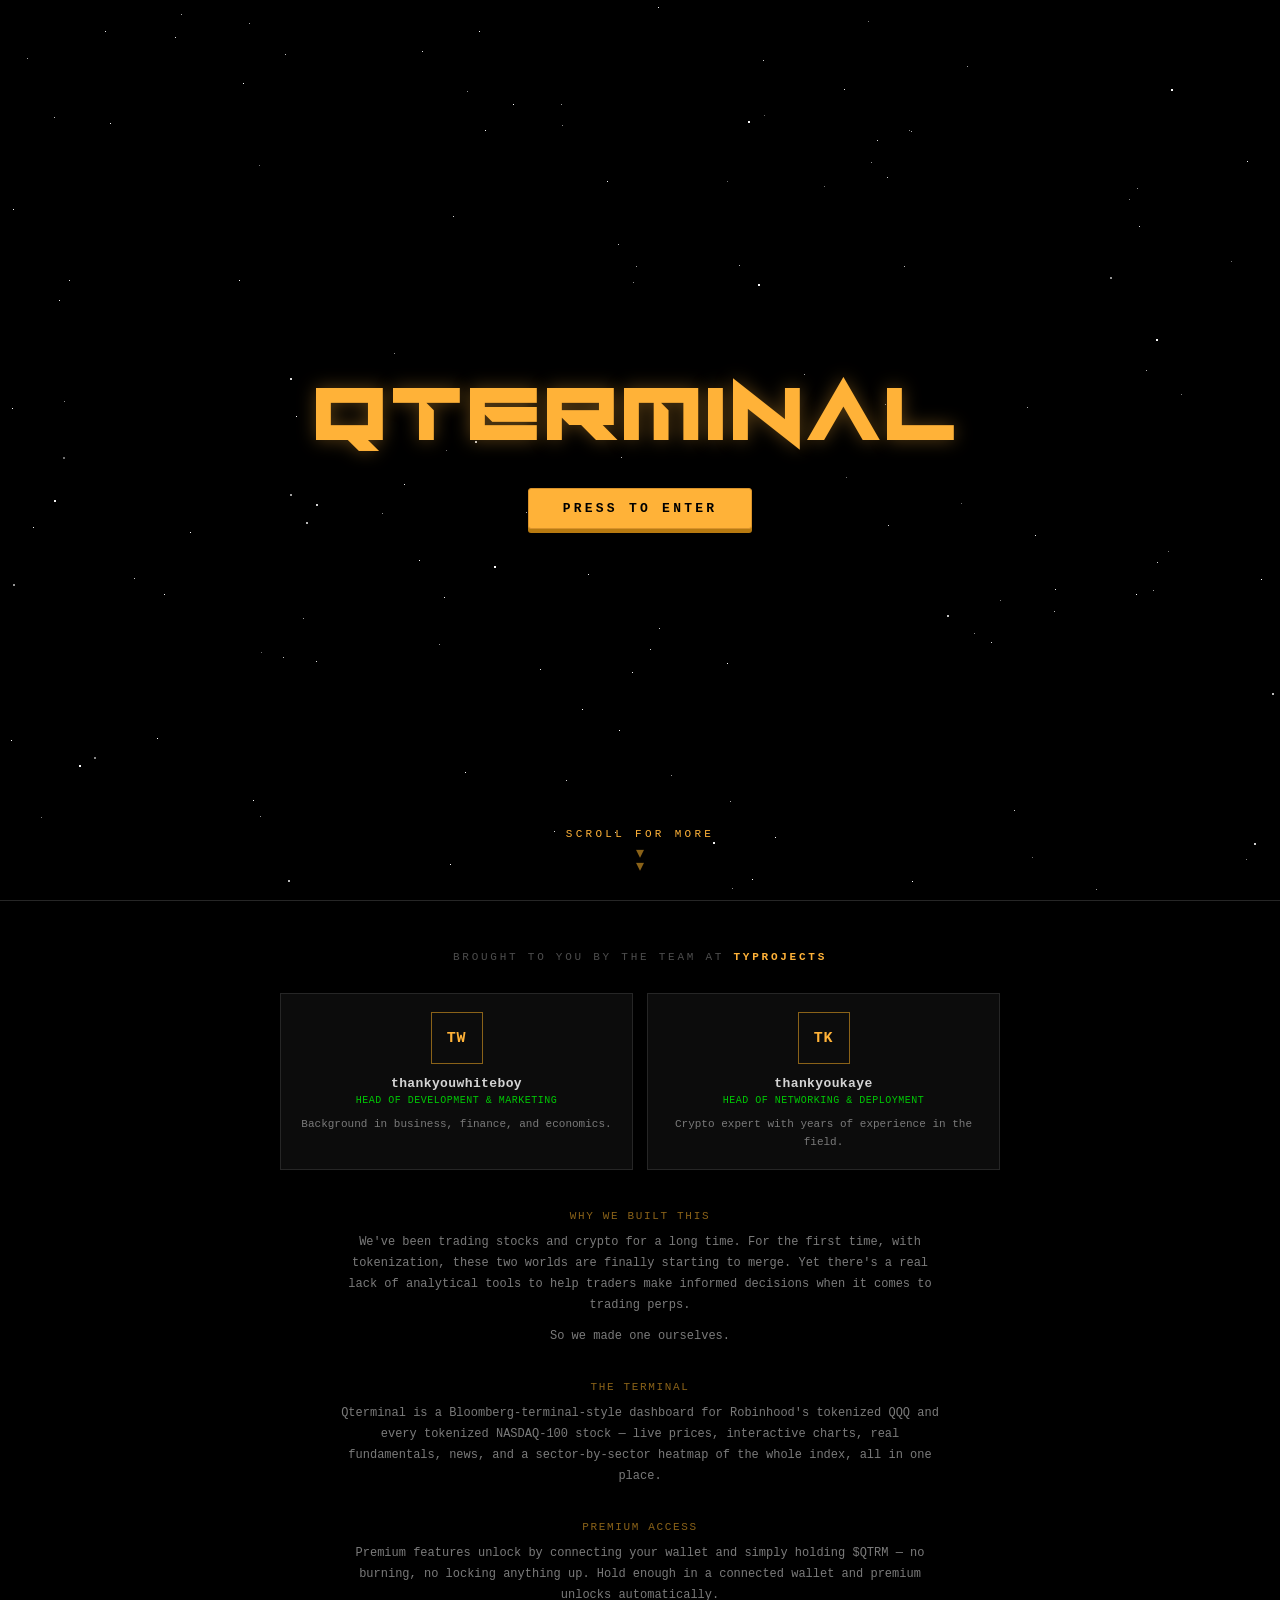
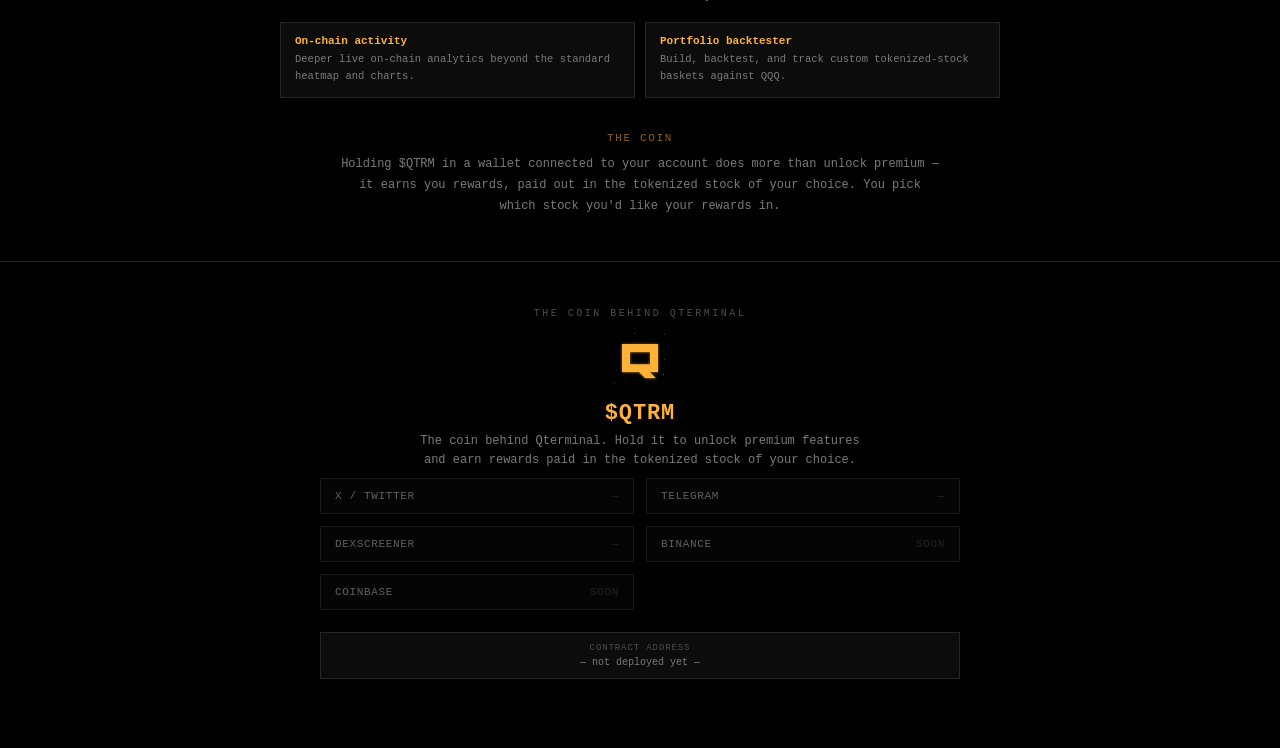
<file: index.html>
<!DOCTYPE html>
<html lang="en" class="landing-page">
<head>
<meta charset="UTF-8">
<meta name="viewport" content="width=device-width, initial-scale=1.0">
<title>QTERMINAL</title>
<link rel="stylesheet" href="css/style.css">
</head>
<body class="landing-page">
  <div class="landing">
    <canvas id="starfield"></canvas>
    <div class="landing-content">
      <div class="qt-title">QTERMINAL</div>
      <button class="enter-btn" id="enterBtn">PRESS TO ENTER</button>
    </div>
    <div class="scroll-cue">
      <span class="sc-label">SCROLL FOR MORE</span>
      <span class="sc-chevrons"><span>▾</span><span>▾</span></span>
    </div>
  </div>

  <!-- ================================================================
       TEAM / STORY SECTION
       Static content — edit the text directly below to update it.
       ================================================================ -->
  <div class="team-section">
    <div class="team-inner">
      <div class="team-eyebrow">BROUGHT TO YOU BY THE TEAM AT <strong>TYPROJECTS</strong></div>

      <div class="team-grid">
        <div class="team-card">
          <div class="team-avatar">TW</div>
          <div class="team-name">thankyouwhiteboy</div>
          <div class="team-role">HEAD OF DEVELOPMENT &amp; MARKETING</div>
          <div class="team-bio">Background in business, finance, and economics.</div>
        </div>
        <div class="team-card">
          <div class="team-avatar">TK</div>
          <div class="team-name">thankyoukaye</div>
          <div class="team-role">HEAD OF NETWORKING &amp; DEPLOYMENT</div>
          <div class="team-bio">Crypto expert with years of experience in the field.</div>
        </div>
      </div>

      <div class="story-block">
        <h2>WHY WE BUILT THIS</h2>
        <p>We've been trading stocks and crypto for a long time. For the first time, with tokenization, these two worlds are finally starting to merge. Yet there's a real lack of analytical tools to help traders make informed decisions when it comes to trading perps.</p>
        <p>So we made one ourselves.</p>
      </div>

      <div class="story-block">
        <h2>THE TERMINAL</h2>
        <p>Qterminal is a Bloomberg-terminal-style dashboard for Robinhood's tokenized QQQ and every tokenized NASDAQ-100 stock — live prices, interactive charts, real fundamentals, news, and a sector-by-sector heatmap of the whole index, all in one place.</p>
      </div>

      <div class="story-block">
        <h2>PREMIUM ACCESS</h2>
        <p>Premium features unlock by connecting your wallet and simply holding $QTRM — no burning, no locking anything up. Hold enough in a connected wallet and premium unlocks automatically.</p>
        <div class="feature-list">
          <div class="feature-item">
            <div class="fi-title">On-chain activity</div>
            <div class="fi-desc">Deeper live on-chain analytics beyond the standard heatmap and charts.</div>
          </div>
          <div class="feature-item">
            <div class="fi-title">Portfolio backtester</div>
            <div class="fi-desc">Build, backtest, and track custom tokenized-stock baskets against QQQ.</div>
          </div>
        </div>
      </div>

      <div class="story-block">
        <h2>THE COIN</h2>
        <p>Holding $QTRM in a wallet connected to your account does more than unlock premium — it earns you rewards, paid out in the tokenized stock of your choice. You pick which stock you'd like your rewards in.</p>
      </div>
    </div>
  </div>

  <!-- ================================================================
       COIN INFO SECTION
       Edit js/coin-config.js with the real contract address, chain,
       and links once $QTRM exists — everything here reads from that
       one file.
       ================================================================ -->
  <div class="coin-section">
    <div class="coin-inner">
      <div class="coin-eyebrow">THE COIN BEHIND QTERMINAL</div>
      <img src="images/qtrm-logo.png" alt="$QTRM logo" class="coin-logo">
      <div class="coin-ticker" id="coinTicker">$QTRM</div>
      <div class="coin-tagline" id="coinTagline"></div>

      <div class="coin-links" id="coinLinks"></div>

      <div class="coin-ca-box" id="coinCaBox">
        <span class="ca-label">CONTRACT ADDRESS</span>
        <span id="coinCaText">— not deployed yet —</span>
      </div>
    </div>
  </div>

  <script src="js/coin-config.js"></script>
  <script>
    const canvas = document.getElementById('starfield');
    const ctx = canvas.getContext('2d');
    let w, h;
    function resize() {
      w = canvas.width = window.innerWidth;
      h = canvas.height = window.innerHeight;
    }
    resize();
    window.addEventListener('resize', resize);

    const STAR_COUNT = 140;
    const stars = Array.from({ length: STAR_COUNT }, () => ({
      x: Math.random() * w,
      y: Math.random() * h,
      size: Math.random() < 0.15 ? 2 : 1,
      phase: Math.random() * Math.PI * 2,
      speed: 0.5 + Math.random() * 1.2
    }));

    let shootingStars = [];
    function spawnShootingStar() {
      const startX = Math.random() * w * 0.7;
      const startY = Math.random() * h * 0.4;
      shootingStars.push({
        x: startX, y: startY,
        len: 40 + Math.random() * 60,
        speed: 6 + Math.random() * 5,
        angle: Math.PI / 5,
        life: 1
      });
    }
    setInterval(() => {
      if (Math.random() < 0.6) spawnShootingStar();
    }, 1800);

    let t = 0;
    function draw() {
      t += 0.02;
      ctx.clearRect(0, 0, w, h);
      ctx.fillStyle = '#000';
      ctx.fillRect(0, 0, w, h);

      for (const s of stars) {
        const twinkle = 0.4 + 0.6 * Math.abs(Math.sin(t * s.speed + s.phase));
        ctx.fillStyle = `rgba(255,255,255,${twinkle.toFixed(2)})`;
        ctx.fillRect(Math.floor(s.x), Math.floor(s.y), s.size, s.size);
      }

      shootingStars.forEach(st => {
        st.x += Math.cos(st.angle) * st.speed;
        st.y += Math.sin(st.angle) * st.speed;
        st.life -= 0.02;
        if (st.life > 0) {
          const tailX = st.x - Math.cos(st.angle) * st.len;
          const tailY = st.y - Math.sin(st.angle) * st.len;
          const grad = ctx.createLinearGradient(st.x, st.y, tailX, tailY);
          grad.addColorStop(0, `rgba(255,178,56,${st.life})`);
          grad.addColorStop(1, 'rgba(255,178,56,0)');
          ctx.strokeStyle = grad;
          ctx.lineWidth = 2;
          ctx.beginPath();
          ctx.moveTo(st.x, st.y);
          ctx.lineTo(tailX, tailY);
          ctx.stroke();
        }
      });
      shootingStars = shootingStars.filter(st => st.life > 0 && st.y < h + 50);

      requestAnimationFrame(draw);
    }
    draw();

    document.getElementById('enterBtn').addEventListener('click', () => {
      window.location.href = 'globe.html';
    });

    // ---- render coin links from config ----
    (function renderCoinSection() {
      document.getElementById('coinTicker').textContent = COIN_CONFIG.ticker;
      document.getElementById('coinTagline').textContent = COIN_CONFIG.tagline;
      document.getElementById('coinCaText').textContent = COIN_CONFIG.contractAddress || '— not deployed yet —';

      const links = [
        { key: 'x', label: 'X / TWITTER', url: COIN_CONFIG.links.x },
        { key: 'telegram', label: 'TELEGRAM', url: COIN_CONFIG.links.telegram },
        { key: 'dexscreener', label: 'DEXSCREENER', url: COIN_CONFIG.links.dexscreener },
        { key: 'binance', label: 'BINANCE', url: COIN_CONFIG.links.binance },
        { key: 'coinbase', label: 'COINBASE', url: COIN_CONFIG.links.coinbase },
      ];
      const container = document.getElementById('coinLinks');
      container.innerHTML = links.map(l => {
        const soon = COIN_CONFIG.soon && COIN_CONFIG.soon[l.key] && !l.url;
        const disabled = !l.url;
        return `<a class="coin-link ${disabled ? 'disabled' : ''}" href="${l.url || '#'}" target="_blank" rel="noopener">
          <span>${l.label}</span><span class="cl-arrow">${soon ? 'SOON' : (disabled ? '—' : '↗')}</span>
        </a>`;
      }).join('');
    })();
  </script>
</body>
</html>
</file>
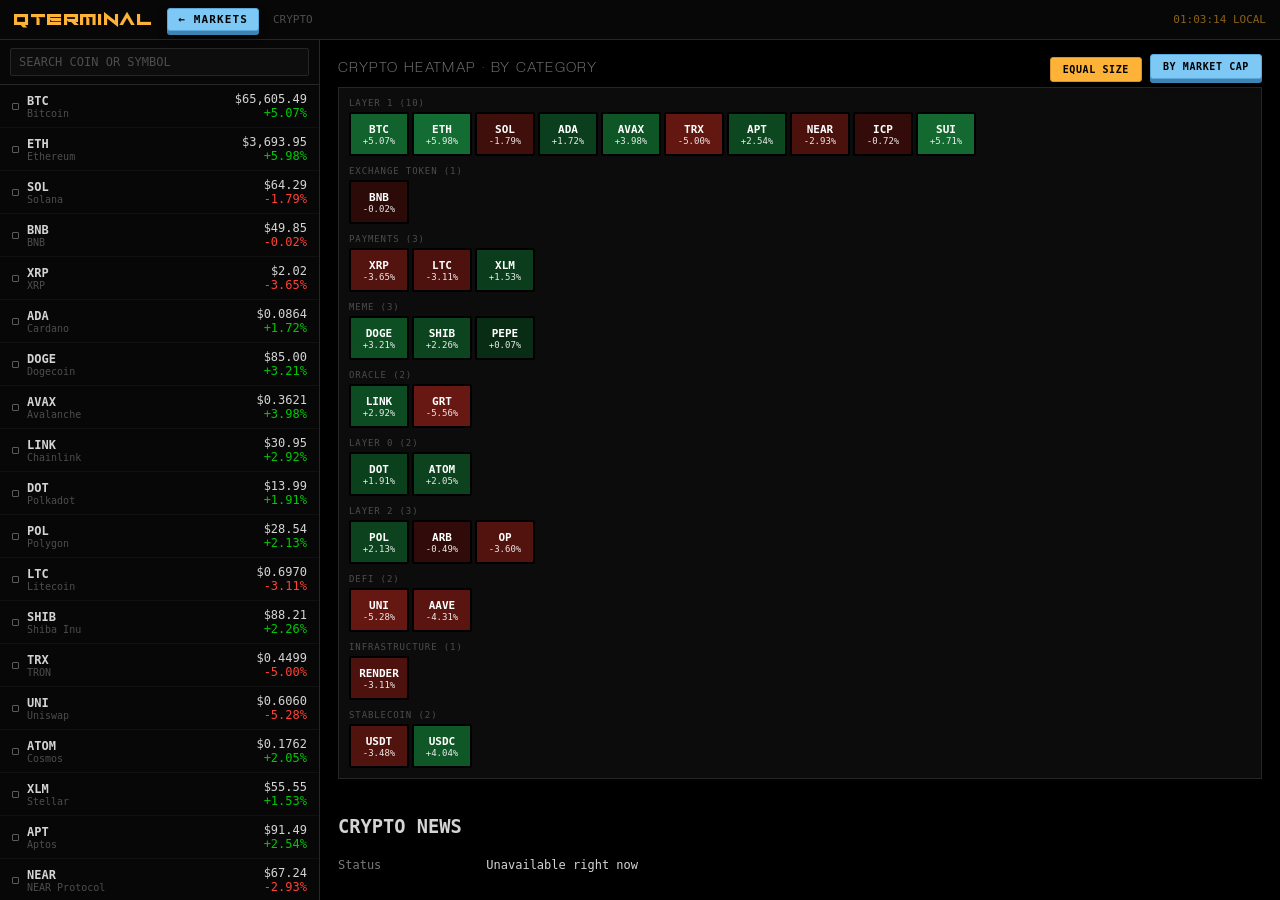
<file: crypto.html>
<!DOCTYPE html>
<html lang="en" class="app-page">
<head>
<meta charset="UTF-8">
<meta name="viewport" content="width=device-width, initial-scale=1.0">
<title>QTERMINAL — Crypto</title>
<link rel="stylesheet" href="css/style.css">
</head>
<body class="app-page">
  <div class="app">
    <div class="topbar">
      <div class="topbar-left">
        <a href="index.html" class="topbar-logo">QTERMINAL</a>
        <a href="globe.html" class="topbar-nav-link">← MARKETS</a>
        <span class="topbar-sub">CRYPTO</span>
      </div>
      <div class="topbar-right">
        <span id="clock" class="topbar-clock">--:--:--</span>
      </div>
    </div>

    <div class="layout">
      <div class="sidebar" id="sidebar">
        <div class="sidebar-search">
          <input type="text" id="cryptoSearch" placeholder="SEARCH COIN OR SYMBOL">
        </div>
        <div class="sidebar-list" id="cryptoSidebarList"></div>
      </div>

      <div class="main" id="main">
        <button class="back-btn" id="backBtn">&larr; BACK TO LIST</button>
        <div id="mainContent"></div>
      </div>
    </div>
  </div>

  <div id="tooltip" class="tile-tooltip" style="display:none;"></div>

  <script src="js/crypto-data.js"></script>
  <script src="js/crypto.js"></script>
</body>
</html>
</file>
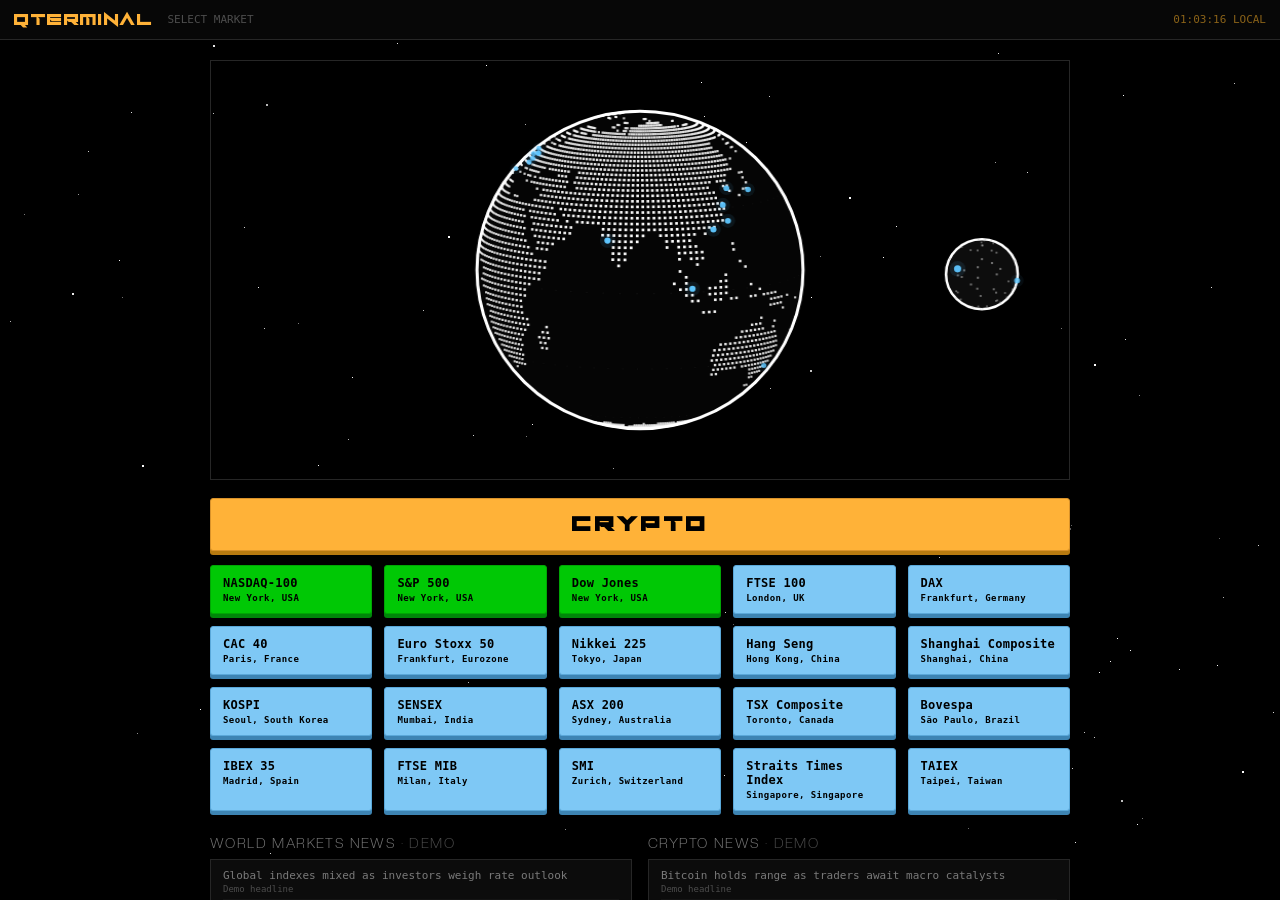
<file: globe.html>
<!DOCTYPE html>
<html lang="en" class="app-page">
<head>
<meta charset="UTF-8">
<meta name="viewport" content="width=device-width, initial-scale=1.0">
<title>QTERMINAL — Select Market</title>
<link rel="stylesheet" href="css/style.css">
</head>
<body class="app-page">
  <canvas id="bgStarfield"></canvas>
  <div class="app">
    <div class="topbar">
      <div class="topbar-left">
        <a href="index.html" class="topbar-logo">QTERMINAL</a>
        <span class="topbar-sub">SELECT MARKET</span>
      </div>
      <div class="topbar-right">
        <span id="clock" class="topbar-clock">--:--:--</span>
      </div>
    </div>

    <div class="globe-page">
      <div class="globe-wrap">
        <canvas id="globeCanvas"></canvas>
        <div id="globeToast" class="globe-toast"></div>
      </div>

      <a href="crypto.html" class="crypto-big-btn">CRYPTO</a>
      <div class="index-grid" id="indexGrid"></div>

      <div class="news-columns">
        <div class="world-news-section">
          <div class="section-title" style="margin-bottom:8px;">WORLD MARKETS NEWS <span id="newsLiveBadge" style="color:var(--text-faint);"></span></div>
          <div id="worldNewsList" class="world-news-list"></div>
        </div>
        <div class="world-news-section">
          <div class="section-title" style="margin-bottom:8px;">CRYPTO NEWS <span id="cryptoNewsLiveBadge" style="color:var(--text-faint);"></span></div>
          <div id="cryptoNewsList" class="world-news-list"></div>
        </div>
      </div>
    </div>
  </div>

  <script src="js/indexes-data.js"></script>
  <script src="js/land-dots.js"></script>
  <script src="js/market.js"></script>
  <script src="js/globe.js"></script>
</body>
</html>
</file>
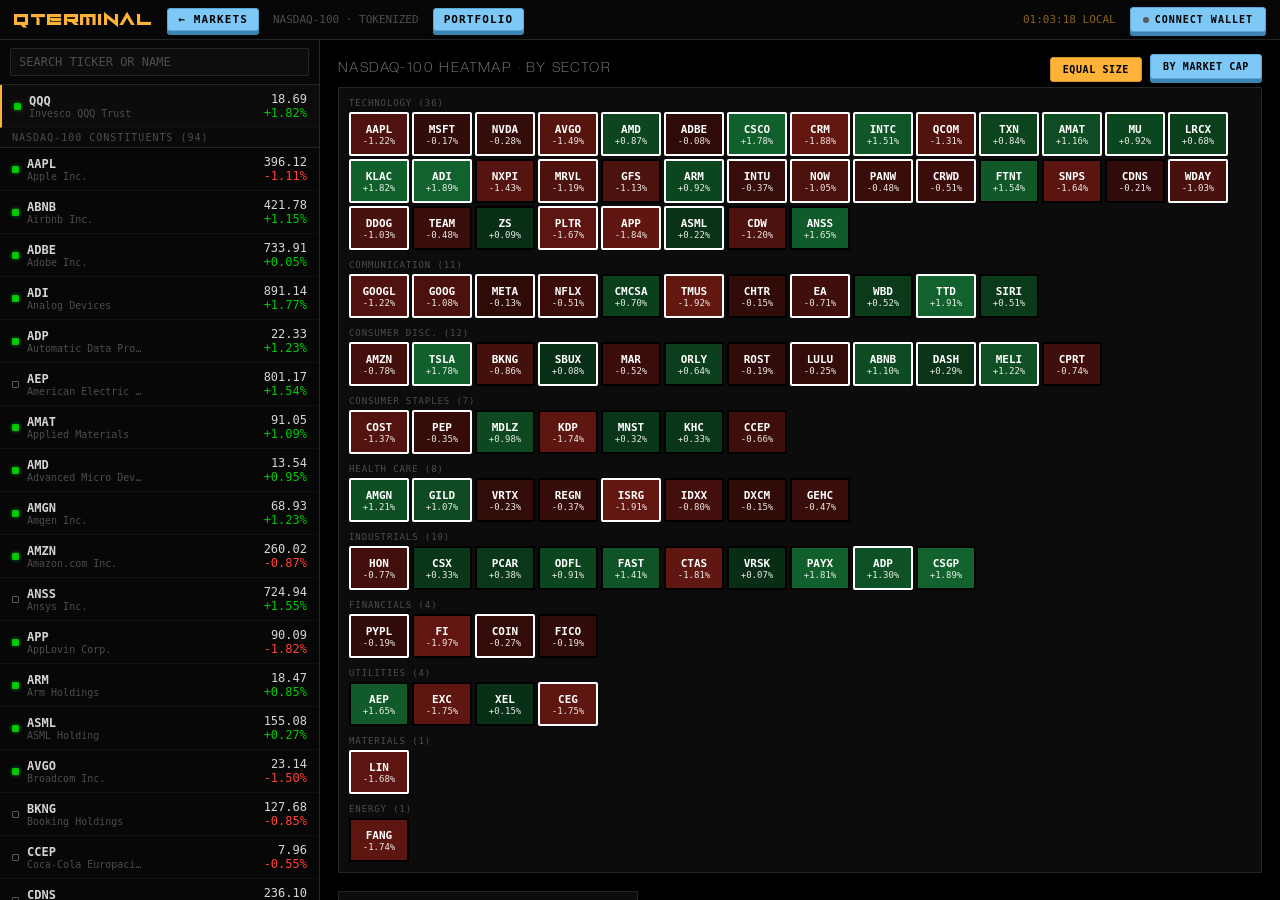
<file: terminal.html>
<!DOCTYPE html>
<html lang="en" class="app-page">
<head>
<meta charset="UTF-8">
<meta name="viewport" content="width=device-width, initial-scale=1.0">
<title>QTERMINAL</title>
<link rel="stylesheet" href="css/style.css">
</head>
<body class="app-page">
  <div class="app">
    <div class="topbar">
      <div class="topbar-left">
        <a href="index.html" class="topbar-logo">QTERMINAL</a>
        <a href="globe.html" class="topbar-nav-link">← MARKETS</a>
        <span class="topbar-sub" id="marketNameLabel">NASDAQ-100 · TOKENIZED</span>
        <a href="#PORTFOLIO" class="topbar-nav-link">PORTFOLIO</a>
      </div>
      <div class="topbar-right">
        <span id="clock" class="topbar-clock">--:--:--</span>
        <button class="wallet-btn" id="walletBtn"><span class="w-dot"></span> CONNECT WALLET</button>
      </div>
    </div>

    <div class="layout">
      <div class="sidebar" id="sidebar">
        <div class="sidebar-search">
          <input type="text" id="tickerSearch" placeholder="SEARCH TICKER OR NAME">
        </div>
        <div class="sidebar-list" id="sidebarList"></div>
      </div>

      <div class="main" id="main">
        <button class="back-btn" id="backBtn">&larr; BACK TO LIST</button>
        <div id="mainContent"></div>
      </div>
    </div>
  </div>

  <div id="tooltip" class="tile-tooltip" style="display:none;"></div>

  <script src="js/data.js"></script>
  <script src="js/markets-data.js"></script>
  <script src="js/market.js"></script>
  <script src="js/coin-config.js"></script>
  <script src="js/wallet.js"></script>
  <script src="js/whale.js"></script>
  <script src="js/app.js"></script>
</body>
</html>
</file>
<file: css/style.css>
/* ============================================================
   QTERMINAL — style.css
   Palette: true-black terminal, amber data text (Bloomberg's
   signature), Robinhood green / grey for the tokenized split,
   red/green for price direction. One mono family throughout,
   weight does the differentiating instead of a second face.
   ============================================================ */

@font-face {
  font-family: "Excess V Straight";
  src: url("../fonts/Excess_V_Straight.otf") format("opentype");
  font-weight: normal;
  font-style: normal;
  font-display: swap;
}
@font-face {
  font-family: "Creato Display Light";
  src: url("../fonts/CreatoDisplay-Light.otf") format("opentype");
  font-weight: normal;
  font-style: normal;
  font-display: swap;
}

:root {
  --bg: #000000;
  --panel: #070707;
  --panel-alt: #0c0c0c;
  --border: #262626;
  --border-strong: #3a3a3a;

  --amber: #ffb238;
  --amber-dim: #8a6218;
  --text: #d4d4d4;
  --text-dim: #7a7a7a;
  --text-faint: #4d4d4d;

  --green: #00c805;
  --green-dim: #0a4a05;
  --red: #ff4136;
  --red-dim: #4a0d0a;
  --grey-tag: #5a5a5a;

  --mono: "JetBrains Mono", "IBM Plex Mono", ui-monospace, "SF Mono", Consolas, monospace;

  --radius: 2px;
}

* { box-sizing: border-box; }
html, body {
  margin: 0; padding: 0;
  background: var(--bg);
  color: var(--text);
  font-family: var(--mono);
}
html.app-page, body.app-page {
  height: 100%;
  overflow: hidden;
}
a { color: var(--amber); text-decoration: none; }
button { font-family: var(--mono); cursor: pointer; }
::selection { background: var(--amber-dim); color: #000; }
*:focus-visible { outline: 1px solid var(--amber); outline-offset: 1px; }

@media (prefers-reduced-motion: reduce) {
  * { animation: none !important; transition: none !important; }
}

/* ---------- Landing page ---------- */
html.landing-page, body.landing-page { height: auto; overflow-y: auto; -webkit-overflow-scrolling: touch; }
.landing {
  position: relative;
  width: 100vw; height: 100vh;
  background: #000;
  display: flex; align-items: center; justify-content: center;
  overflow: hidden;
}
.scroll-cue {
  position: absolute; bottom: 26px; left: 50%; transform: translateX(-50%);
  z-index: 2;
  display: flex; flex-direction: column; align-items: center; gap: 8px;
  animation: bob 2.2s ease-in-out infinite;
}
.scroll-cue .sc-label {
  font-size: 11px; letter-spacing: 0.3em; color: var(--amber);
}
.scroll-cue .sc-chevrons { display: flex; flex-direction: column; align-items: center; gap: -2px; }
.scroll-cue .sc-chevrons span {
  font-size: 16px; line-height: 0.8; color: var(--amber-dim);
}
@keyframes bob { 0%,100% { transform: translateX(-50%) translateY(0); } 50% { transform: translateX(-50%) translateY(8px); } }

/* ---------- Team / story section ---------- */
.team-section {
  background: #000;
  border-top: 1px solid var(--border);
  padding: 50px 20px 10px;
}
.team-inner { max-width: 720px; margin: 0 auto; }
.team-eyebrow {
  text-align: center;
  font-size: 11px; letter-spacing: 0.25em; color: var(--text-faint);
  margin-bottom: 30px;
}
.team-eyebrow strong { color: var(--amber); }
.team-grid {
  display: grid;
  grid-template-columns: 1fr 1fr;
  gap: 14px;
  margin-bottom: 40px;
}
.team-card {
  border: 1px solid var(--border);
  background: var(--panel-alt);
  padding: 18px;
  text-align: center;
}
.team-avatar {
  width: 52px; height: 52px;
  margin: 0 auto 12px;
  display: flex; align-items: center; justify-content: center;
  border: 1px solid var(--amber-dim);
  color: var(--amber);
  font-size: 15px; font-weight: 700; letter-spacing: 0.05em;
}
.team-name { font-size: 13px; color: var(--text); font-weight: 700; letter-spacing: 0.03em; margin-bottom: 4px; }
.team-role { font-size: 10px; color: var(--green); letter-spacing: 0.05em; margin-bottom: 10px; }
.team-bio { font-size: 11px; color: var(--text-dim); line-height: 1.6; }

.story-block { margin-bottom: 34px; }
.story-block h2 {
  font-size: 11px; letter-spacing: 0.15em; color: var(--amber-dim);
  margin: 0 0 10px 0; font-weight: 400;
  text-align: center;
}
.story-block p {
  font-size: 12px; color: var(--text-dim); line-height: 1.75;
  max-width: 600px; margin: 0 auto 10px;
  text-align: center;
}
.feature-list {
  display: grid;
  grid-template-columns: 1fr 1fr;
  gap: 10px;
  margin-top: 16px;
}
.feature-item {
  border: 1px solid var(--border);
  background: var(--panel-alt);
  padding: 12px 14px;
}
.feature-item .fi-title { font-size: 11px; color: var(--amber); font-weight: 700; margin-bottom: 4px; }
.feature-item .fi-desc { font-size: 10.5px; color: var(--text-dim); line-height: 1.6; }
@media (max-width: 560px) {
  .team-grid, .feature-list { grid-template-columns: 1fr; }
}

/* ---------- Coin info section ---------- */
.coin-section {
  position: relative;
  background: #000;
  border-top: 1px solid var(--border);
  padding: 46px 20px 60px;
}
.coin-inner { max-width: 640px; margin: 0 auto; }
.coin-eyebrow {
  font-size: 10px; letter-spacing: 0.25em; color: var(--text-faint);
  text-align: center; margin-bottom: 10px;
}
.coin-ticker {
  text-align: center;
  font-size: 22px; font-weight: 700; color: var(--amber);
  letter-spacing: 0.04em; margin-bottom: 6px;
}
.coin-logo { width: 60px; height: 60px; display: block; margin: 0 auto 12px; border-radius: 8px; }
.coin-tagline {
  text-align: center; font-size: 12px; color: var(--text-dim);
  max-width: 460px; margin: 0 auto 8px;
  line-height: 1.6;
}
.coin-qqq-note {
  text-align: center; font-size: 11px; color: var(--green);
  margin-bottom: 26px;
}
.coin-links {
  display: grid;
  grid-template-columns: repeat(2, 1fr);
  gap: 8px;
  margin-bottom: 22px;
}
.coin-link {
  display: flex; align-items: center; justify-content: space-between;
  border: 1px solid var(--border-strong);
  background: var(--panel-alt);
  color: var(--text);
  padding: 11px 14px;
  font-size: 11px; letter-spacing: 0.06em;
  transition: border-color 120ms, color 120ms;
}
.coin-link:hover { border-color: var(--amber); color: var(--amber); }
.coin-link .cl-arrow { color: var(--text-faint); }
.coin-link.disabled {
  opacity: 0.45; pointer-events: none;
}
.coin-ca-box {
  border: 1px solid var(--border);
  background: var(--panel-alt);
  padding: 10px 12px;
  font-size: 10px;
  color: var(--text-dim);
  word-break: break-all;
  text-align: center;
}
.coin-ca-box .ca-label { color: var(--text-faint); letter-spacing: 0.1em; display: block; margin-bottom: 4px; font-size: 9px; }
@media (max-width: 480px) {
  .coin-links { grid-template-columns: 1fr; }
}
#starfield { position: absolute; inset: 0; display: block; }
.landing-content {
  position: relative; z-index: 2;
  display: flex; flex-direction: column; align-items: center;
  gap: 28px;
}
.qt-title {
  font-family: "Excess V Straight", var(--mono);
  font-size: clamp(38px, 10vw, 76px);
  font-weight: 400;
  letter-spacing: 0.08em;
  color: var(--amber);
  text-shadow: 0 0 18px rgba(255, 178, 56, 0.35);
}
.enter-btn {
  background: transparent;
  border: 1px solid var(--amber-dim);
  color: var(--amber);
  padding: 12px 34px;
  font-size: 13px;
  letter-spacing: 0.25em;
  transition: background 120ms, color 120ms;
}
.enter-btn:hover, .enter-btn:focus-visible {
  background: var(--amber);
  color: #000;
}
.enter-hint {
  font-size: 10px;
  color: var(--text-faint);
  letter-spacing: 0.15em;
}

/* ---------- Globe / market-selector page ---------- */
#bgStarfield {
  position: fixed; inset: 0; z-index: 0;
  display: block;
}
.app { position: relative; z-index: 1; background: transparent; }
.topbar { background: rgba(7,7,7,0.85); backdrop-filter: blur(2px); }
.globe-page {
  height: 100%;
  overflow-y: auto;
  padding: 20px;
  max-width: 900px;
  margin: 0 auto;
}
.globe-wrap {
  position: relative;
  width: 100%;
  height: min(52vh, 420px);
  min-height: 260px;
  border: 1px solid var(--border);
  background: transparent;
  margin-bottom: 18px;
}
#globeCanvas { width: 100%; height: 100%; display: block; cursor: default; }
.globe-toast {
  position: absolute;
  background: #0a0a0a;
  border: 1px solid var(--amber-dim);
  color: var(--amber);
  font-size: 10px;
  letter-spacing: 0.06em;
  padding: 5px 10px;
  pointer-events: none;
  opacity: 0;
  transition: opacity 150ms;
  transform: translate(-50%, -100%);
  white-space: nowrap;
  z-index: 10;
}

.crypto-big-btn {
  display: block;
  text-align: center;
  background: var(--amber);
  color: #000;
  font-size: 15px; font-weight: 700; letter-spacing: 0.15em;
  padding: 14px;
  margin-bottom: 14px;
  box-shadow: 0 4px 0 #b87a10, 0 6px 12px rgba(0,0,0,0.4);
  transition: transform 90ms, box-shadow 90ms;
}
.crypto-big-btn:hover { filter: brightness(1.05); }
.crypto-big-btn:active { transform: translateY(3px); box-shadow: 0 1px 0 #b87a10, 0 2px 4px rgba(0,0,0,0.4); }

.index-grid {
  display: grid;
  grid-template-columns: repeat(auto-fill, minmax(140px, 1fr));
  gap: 8px;
  margin-bottom: 24px;
}
.index-btn {
  background: var(--panel-alt);
  border: 1px solid var(--border-strong);
  color: var(--text-dim);
  text-align: left;
  padding: 10px 12px;
  display: flex; flex-direction: column; gap: 3px;
}
.index-btn .ib-name { font-size: 12px; font-weight: 700; color: var(--text); letter-spacing: 0.02em; }
.index-btn .ib-city { font-size: 9px; color: var(--text-faint); letter-spacing: 0.05em; }
.index-btn:hover { border-color: var(--amber); }

.world-news-section { padding-bottom: 30px; }
.world-news-list {
  border: 1px solid var(--border);
  background: var(--panel-alt);
  padding: 4px 12px;
}
.news-columns {
  display: grid;
  grid-template-columns: 1fr 1fr;
  gap: 16px;
}
@media (max-width: 700px) { .news-columns { grid-template-columns: 1fr; } }

/* ---------- App shell ---------- */
.app {
  height: 100vh;
  display: flex;
  flex-direction: column;
}
.topbar {
  height: 40px;
  flex: none;
  display: flex; align-items: center;
  justify-content: space-between;
  padding: 0 14px;
  border-bottom: 1px solid var(--border);
  background: var(--panel);
}
.topbar-left { display: flex; align-items: center; gap: 10px; }
.topbar-logo { font-family: "Excess V Straight", var(--mono); color: var(--amber); font-weight: 400; letter-spacing: 0.1em; font-size: 16px; }
.topbar-sub { color: var(--text-faint); font-size: 11px; }
.topbar-nav-link {
  color: var(--text-dim); font-size: 11px; letter-spacing: 0.1em;
  border: 1px solid var(--border-strong); padding: 4px 10px;
}
.topbar-nav-link:hover { color: var(--amber); border-color: var(--amber); }
.topbar-right { display: flex; align-items: center; gap: 16px; font-size: 11px; color: var(--text-dim); }
.topbar-clock { color: var(--amber-dim); }

/* ---------- Wallet ---------- */
.wallet-btn {
  background: transparent;
  border: 1px solid var(--border-strong);
  color: var(--text-dim);
  font-size: 10px; letter-spacing: 0.1em;
  padding: 6px 12px;
  border-radius: var(--radius);
  display: flex; align-items: center; gap: 6px;
}
.wallet-btn:hover { border-color: var(--amber); color: var(--amber); }
.wallet-btn .w-dot { width: 6px; height: 6px; border-radius: 50%; background: var(--grey-tag); }
.wallet-btn.connected { border-color: var(--green); color: var(--green); }
.wallet-btn.connected .w-dot { background: var(--green); box-shadow: 0 0 4px rgba(0,200,5,0.7); }

.wallet-modal-backdrop {
  position: fixed; inset: 0; z-index: 90;
  background: rgba(0,0,0,0.7);
  display: none; align-items: center; justify-content: center;
}
.wallet-modal-backdrop.open { display: flex; }
.wallet-modal {
  width: min(360px, 90vw);
  background: var(--panel);
  border: 1px solid var(--border-strong);
  padding: 20px;
}
.wallet-modal h2 {
  font-size: 13px; letter-spacing: 0.1em; color: var(--amber);
  margin: 0 0 4px 0; font-weight: 400;
}
.wallet-modal .wm-sub { font-size: 11px; color: var(--text-faint); margin-bottom: 16px; }
.wallet-option {
  display: flex; align-items: center; justify-content: space-between;
  border: 1px solid var(--border-strong);
  background: var(--panel-alt);
  color: var(--text);
  padding: 12px 14px;
  margin-bottom: 8px;
  font-size: 12px;
}
.wallet-option:hover { border-color: var(--amber); color: var(--amber); }
.wallet-status-row { display: flex; justify-content: space-between; font-size: 11px; padding: 6px 0; border-bottom: 1px solid #141414; }
.wallet-status-row:last-child { border-bottom: none; }
.wallet-status-row .k { color: var(--text-dim); }
.wallet-status-row .v { color: var(--text); }
.wallet-modal-close, .wallet-disconnect {
  width: 100%; margin-top: 10px;
  background: transparent; border: 1px solid var(--border-strong);
  color: var(--text-dim); font-size: 10px; letter-spacing: 0.1em; padding: 8px;
}
.wallet-modal-close:hover, .wallet-disconnect:hover { border-color: var(--amber); color: var(--amber); }
.wallet-input {
  width: 100%;
  background: #0d0d0d;
  border: 1px solid var(--border-strong);
  color: var(--text);
  font-family: var(--mono);
  font-size: 12px;
  padding: 8px;
  margin: 6px 0 8px;
  border-radius: var(--radius);
}
.burn-status { font-size: 10px; color: var(--text-faint); margin-top: 8px; min-height: 12px; }
.burn-status.pending { color: var(--amber); }
.burn-status.success { color: var(--green); }
.burn-status.error { color: var(--red); }
.burn-status a { color: inherit; text-decoration: underline; }

/* ---------- Gated / locked content ---------- */
.gate-card {
  border: 1px solid var(--amber-dim);
  background: var(--panel-alt);
  padding: 16px;
  text-align: center;
  grid-column: 1 / -1;
}
.gate-card .g-lock { font-size: 18px; color: var(--amber-dim); margin-bottom: 8px; }
.gate-card h3 { font-size: 11px; letter-spacing: 0.1em; color: var(--text); margin: 0 0 6px 0; font-weight: 400; }
.gate-card p { font-size: 11px; color: var(--text-dim); max-width: 320px; margin: 0 auto 12px; line-height: 1.6; }
.gate-card button {
  background: transparent; border: 1px solid var(--amber-dim); color: var(--amber);
  font-size: 10px; letter-spacing: 0.1em; padding: 8px 16px;
}
.gate-card button:hover { background: var(--amber); color: #000; }

.layout {
  flex: 1;
  display: flex;
  min-height: 0;
}

/* ---------- Sidebar ---------- */
.sidebar {
  width: 25%;
  min-width: 250px;
  max-width: 340px;
  border-right: 1px solid var(--border);
  background: var(--panel);
  display: flex; flex-direction: column;
  min-height: 0;
}
.sidebar-search {
  flex: none;
  padding: 8px 10px;
  border-bottom: 1px solid var(--border);
}
.sidebar-search input {
  width: 100%;
  background: #0d0d0d;
  border: 1px solid var(--border);
  color: var(--text);
  font-family: var(--mono);
  font-size: 12px;
  padding: 6px 8px;
  border-radius: var(--radius);
}
.sidebar-search input::placeholder { color: var(--text-faint); }
.sidebar-list {
  flex: 1;
  overflow-y: auto;
}
.sidebar-list::-webkit-scrollbar { width: 6px; }
.sidebar-list::-webkit-scrollbar-thumb { background: var(--border-strong); }

.row {
  display: flex; align-items: center; justify-content: space-between;
  padding: 7px 12px;
  border-bottom: 1px solid #111;
  font-size: 12px;
  cursor: pointer;
}
.row:hover { background: #101010; }
.row.active { background: #151109; border-left: 2px solid var(--amber); }
.row.pinned { background: #0c0c0c; }
.row-left { display: flex; align-items: center; gap: 8px; min-width: 0; }
.tok-dot {
  width: 7px; height: 7px; flex: none;
  border-radius: 1px;
  border: 1px solid var(--grey-tag);
  background: transparent;
}
.tok-dot.tokenized { border-color: var(--green); background: var(--green); box-shadow: 0 0 4px rgba(0,200,5,0.6); }
.row-ticker { color: var(--text); font-weight: 700; }
.row-name { color: var(--text-faint); font-size: 10px; overflow: hidden; text-overflow: ellipsis; white-space: nowrap; max-width: 120px; }
.row-right { text-align: right; flex: none; }
.row-price { color: var(--text); }
.row-chg.up { color: var(--green); }
.row-chg.down { color: var(--red); }
.sidebar-divider {
  padding: 4px 12px; font-size: 10px; letter-spacing: 0.1em;
  color: var(--text-faint); background: #0a0a0a;
  border-bottom: 1px solid var(--border);
}

/* ---------- Main panel ---------- */
.main {
  flex: 1;
  overflow-y: auto;
  min-height: 0;
  padding: 14px 18px 40px;
}
.main::-webkit-scrollbar { width: 8px; }
.main::-webkit-scrollbar-thumb { background: var(--border-strong); }

.back-btn {
  display: none;
  background: transparent; border: 1px solid var(--border-strong);
  color: var(--text-dim); font-size: 11px; padding: 5px 10px; margin-bottom: 10px;
  letter-spacing: 0.08em;
}

.ticker-header {
  display: flex; align-items: flex-start; justify-content: space-between;
  flex-wrap: wrap; gap: 10px;
  padding-bottom: 10px; margin-bottom: 12px;
  border-bottom: 1px solid var(--border);
}
.ticker-id { display: flex; align-items: baseline; gap: 10px; flex-wrap: wrap; }
.ticker-id .sym { font-size: 26px; font-weight: 700; color: var(--amber); letter-spacing: 0.03em; }
.ticker-id .nm { font-size: 12px; color: var(--text-dim); }
.tag {
  font-size: 9px; letter-spacing: 0.08em; padding: 2px 6px; border-radius: var(--radius);
  border: 1px solid var(--grey-tag); color: var(--text-dim);
}
.tag.tokenized { border-color: var(--green); color: var(--green); }
.tag.rh-button {
  background: var(--green);
  color: #000000;
  border: 1px solid #00a604;
  font-weight: 700;
  padding: 6px 12px;
  box-shadow: 0 4px 0 #00860a, 0 6px 10px rgba(0,0,0,0.4);
  transform: translateY(0);
  transition: transform 90ms, box-shadow 90ms;
}
.tag.rh-button:hover { filter: brightness(1.05); }
.tag.rh-button:active {
  transform: translateY(3px);
  box-shadow: 0 1px 0 #00860a, 0 2px 4px rgba(0,0,0,0.4);
}
.price-block { text-align: right; }
.price-main { font-size: 24px; font-weight: 700; }
.price-chg { font-size: 12px; }
.price-chg.up, .price-main.up { color: var(--green); }
.price-chg.down, .price-main.down { color: var(--red); }
.price-meta { font-size: 10px; color: var(--text-faint); margin-top: 2px; }

/* ---------- Heatmap ---------- */
.heatmap-section { margin-bottom: 18px; }
.heatmap-toolbar {
  display: flex; align-items: center; justify-content: space-between;
  margin-bottom: 8px;
}
.section-title {
  font-size: 11px; letter-spacing: 0.12em; color: var(--text-dim);
}
.size-toggle {
  display: flex; border: 1px solid var(--border-strong); border-radius: var(--radius); overflow: hidden;
}
.size-toggle button {
  background: #0a0a0a; color: var(--text-dim); border: none;
  font-size: 10px; letter-spacing: 0.06em; padding: 5px 10px;
}
.size-toggle button.active { background: var(--amber); color: #000; }

.heatmap-box {
  border: 1px solid var(--border);
  background: var(--panel-alt);
  padding: 10px;
}
.sector-block { margin-bottom: 10px; }
.sector-block:last-child { margin-bottom: 0; }
.sector-label {
  font-size: 9px; letter-spacing: 0.1em; color: var(--text-faint);
  margin-bottom: 4px;
}
.sector-grid {
  display: flex; flex-wrap: wrap; gap: 3px;
}
.tile {
  position: relative;
  display: flex; flex-direction: column; align-items: center; justify-content: center;
  min-width: 54px; min-height: 40px;
  border: 2px solid #000000;
  font-size: 10px; font-weight: 700;
  color: #fff;
  border-radius: var(--radius);
}
.tile.tokenized { border-color: #ffffff; }
.tile .t-sym { font-size: 11px; }
.tile .t-chg { font-size: 9px; font-weight: 400; opacity: 0.9; }
.tile:hover { outline: 1px solid var(--amber); z-index: 5; }

.tile-tooltip {
  position: fixed;
  z-index: 50;
  background: #0a0a0a;
  border: 1px solid var(--amber-dim);
  padding: 8px 10px;
  font-size: 11px;
  pointer-events: none;
  min-width: 160px;
  box-shadow: 0 4px 14px rgba(0,0,0,0.6);
}
.tile-tooltip .tt-sym { color: var(--amber); font-weight: 700; margin-bottom: 3px; }
.tile-tooltip .tt-row { display: flex; justify-content: space-between; gap: 10px; color: var(--text-dim); }

/* ---------- Chart ---------- */
.chart-section { margin-bottom: 18px; }
.chart-toolbar { display: flex; justify-content: space-between; align-items: center; margin-bottom: 8px; }
.range-toggle { display: flex; border: 1px solid var(--border-strong); border-radius: var(--radius); overflow: hidden; }
.range-toggle button {
  background: #0a0a0a; color: var(--text-dim); border: none; border-right: 1px solid var(--border);
  font-size: 10px; padding: 5px 12px;
}
.range-toggle button:last-child { border-right: none; }
.range-toggle button.active { background: var(--amber); color: #000; }
.chart-box {
  border: 1px solid var(--border);
  background: var(--panel-alt);
  padding: 8px;
}
canvas#priceChart { width: 100%; display: block; }

/* ---------- Info grid ---------- */
.info-grid {
  display: grid;
  grid-template-columns: repeat(3, 1fr);
  gap: 12px;
}
.info-card {
  border: 1px solid var(--border);
  background: var(--panel-alt);
  padding: 10px 12px;
}
.info-card h3 {
  font-size: 10px; letter-spacing: 0.1em; color: var(--text-dim);
  margin: 0 0 8px 0; font-weight: 400;
}
.kv { display: flex; justify-content: space-between; font-size: 12px; padding: 3px 0; border-bottom: 1px solid #141414; }
.kv:last-child { border-bottom: none; }
.kv .k { color: var(--text-dim); }
.kv .v { color: var(--text); }
.kv .v.up { color: var(--green); }
.kv .v.down { color: var(--red); }
.eps-row { display: flex; justify-content: space-between; font-size: 11px; padding: 3px 0; }
.eps-row .beat { color: var(--green); }
.eps-row .miss { color: var(--red); }
.news-item { font-size: 11px; padding: 5px 0; border-bottom: 1px solid #141414; color: var(--text-dim); }
.news-item:last-child { border-bottom: none; }
.news-item .n-time { font-size: 9px; color: var(--text-faint); display: block; margin-top: 2px; }
.analyst-bar { display: flex; height: 8px; margin: 6px 0 10px; border-radius: 2px; overflow: hidden; }
.analyst-bar span.buy { background: var(--green); }
.analyst-bar span.hold { background: var(--amber-dim); }
.analyst-bar span.sell { background: var(--red); }

/* ---------- Financial health score ---------- */
.health-card { grid-column: 1 / -1; }
.health-header { display: flex; align-items: center; gap: 16px; margin-bottom: 14px; }
.health-grade {
  width: 56px; height: 56px; flex: none;
  display: flex; align-items: center; justify-content: center;
  border: 2px solid currentColor;
  font-size: 26px; font-weight: 700;
  border-radius: var(--radius);
}
.health-score-sub { font-size: 10px; color: var(--text-faint); margin-top: 2px; }
.health-groups { display: grid; grid-template-columns: repeat(2, 1fr); gap: 14px; }
@media (max-width: 700px) { .health-groups { grid-template-columns: 1fr; } }
.health-group-title { font-size: 9px; letter-spacing: 0.1em; color: var(--text-faint); margin-bottom: 6px; }
.health-row {
  display: flex; align-items: center; justify-content: space-between;
  font-size: 11px; padding: 4px 0; border-bottom: 1px solid #141414;
  gap: 8px;
}
.health-row:last-child { border-bottom: none; }
.health-row .hr-label { display: flex; align-items: center; gap: 5px; color: var(--text-dim); min-width: 0; }
.health-row .hr-value { flex: none; text-align: right; }
.health-row .hr-dot { width: 6px; height: 6px; border-radius: 50%; flex: none; }
.info-icon {
  width: 13px; height: 13px; flex: none;
  border: 1px solid var(--text-faint); border-radius: 50%;
  color: var(--text-faint); font-size: 9px; line-height: 11px; text-align: center;
  cursor: pointer; user-select: none;
}
.info-icon:hover { border-color: var(--amber); color: var(--amber); }
.info-popover {
  position: fixed; z-index: 60;
  max-width: 260px;
  background: #0a0a0a; border: 1px solid var(--amber-dim);
  padding: 10px 12px; font-size: 11px; line-height: 1.6; color: var(--text-dim);
  box-shadow: 0 4px 14px rgba(0,0,0,0.6);
  display: none;
}
.info-popover.open { display: block; }
.info-popover .ip-title { color: var(--amber); font-weight: 700; margin-bottom: 4px; font-size: 11px; }
.reference-metrics { display: flex; gap: 16px; flex-wrap: wrap; margin-top: 12px; padding-top: 12px; border-top: 1px solid var(--border); }
.reference-metrics .rm-item { font-size: 11px; color: var(--text-dim); display: flex; align-items: center; gap: 5px; }
.reference-metrics .rm-item .rm-value { color: var(--text); font-weight: 700; }

/* ---------- Responsive: mobile ---------- */
@media (max-width: 820px) {
  .layout { position: relative; }
  .sidebar {
    width: 100%; max-width: none; min-width: 0;
    position: absolute; inset: 0;
    z-index: 3;
  }
  .sidebar.hidden { display: none; }
  .main { position: absolute; inset: 0; z-index: 4; }
  .main.hidden { display: none; }
  .back-btn { display: inline-block; }
  .info-grid { grid-template-columns: 1fr; }
  .ticker-id .sym { font-size: 22px; }
  .price-main { font-size: 20px; }
}

/* ============================================================
   OVERRIDES (added last so they win): logo font on headings,
   the 2-column widget grid, and the shared 3D raised-button style.
   ============================================================ */

/* ---------- Logo font on headings ---------- */
.ticker-id .sym,
.section-title,
.info-card h3,
.gate-card h3,
.wallet-modal h2 {
  font-family: "Creato Display Light", var(--mono);
  font-weight: 400;
}
.crypto-big-btn {
  font-family: "Excess V Straight", var(--mono);
  font-weight: 400;
}
.ticker-id .sym { font-size: 30px; letter-spacing: 0.06em; }
.section-title { font-size: 14px; letter-spacing: 0.1em; }
.info-card h3 { font-size: 13px; letter-spacing: 0.08em; }
.crypto-big-btn { font-size: 20px; letter-spacing: 0.2em; }

/* ---------- Stock page widget grid: 2 columns, equal-height rows ---------- */
.widget-grid {
  display: grid;
  grid-template-columns: 1fr 1fr;
  gap: 12px;
  margin-top: 4px;
}
.widget-slot { display: flex; min-width: 0; }
.widget-slot > .info-card { flex: 1; min-width: 0; }
@media (max-width: 900px) { .widget-grid { grid-template-columns: 1fr; } }

/* ---------- Shared 3D raised buttons ----------
   Solid face + darker "edge" shadow underneath, sinks 3px when
   pressed. Two flavours: amber (primary) and grey (secondary),
   plus the existing Robinhood green (.rh-button). */
.enter-btn, .crypto-big-btn, .gate-card button,
.wallet-btn, .topbar-nav-link, .back-btn, .index-btn, .wallet-option,
.wallet-modal-close, .wallet-disconnect, .coin-link:not(.disabled),
.size-toggle button, .range-toggle button {
  border-radius: 3px;
  transform: translateY(0);
  transition: transform 90ms, box-shadow 90ms, filter 90ms;
}

/* primary: amber face, black text */
.enter-btn, .crypto-big-btn, .gate-card button {
  background: var(--amber);
  color: #000;
  border: 1px solid #d9922a;
  font-weight: 700;
  box-shadow: 0 4px 0 #b87a10, 0 6px 10px rgba(0,0,0,0.5);
}
.enter-btn:hover, .enter-btn:focus-visible,
.crypto-big-btn:hover, .gate-card button:hover {
  background: var(--amber); color: #000; filter: brightness(1.07);
}
.enter-btn:active, .crypto-big-btn:active, .gate-card button:active {
  transform: translateY(3px);
  box-shadow: 0 1px 0 #b87a10, 0 2px 4px rgba(0,0,0,0.5);
}

/* secondary: baby-blue face (same 3D pop as the Robinhood button), black text */
.wallet-btn, .topbar-nav-link, .back-btn, .index-btn, .wallet-option,
.wallet-modal-close, .wallet-disconnect, .coin-link:not(.disabled),
.size-toggle button, .range-toggle button {
  background: #7ec8f5;
  color: #000;
  font-weight: 700;
  border: 1px solid #5aa8d9;
  box-shadow: 0 4px 0 #3d84b3, 0 6px 10px rgba(0,0,0,0.4);
}
.wallet-btn:hover, .topbar-nav-link:hover, .back-btn:hover, .index-btn:hover,
.wallet-option:hover, .wallet-modal-close:hover, .wallet-disconnect:hover,
.coin-link:not(.disabled):hover,
.size-toggle button:hover, .range-toggle button:hover {
  background: #7ec8f5; color: #000; filter: brightness(1.06);
}
.wallet-btn:active, .topbar-nav-link:active, .back-btn:active, .index-btn:active,
.wallet-option:active, .wallet-modal-close:active, .wallet-disconnect:active,
.coin-link:not(.disabled):active,
.size-toggle button:active, .range-toggle button:active {
  transform: translateY(3px);
  box-shadow: 0 1px 0 #3d84b3, 0 2px 4px rgba(0,0,0,0.4);
}

/* connected wallet: green face like the Robinhood button */
.wallet-btn.connected {
  background: var(--green); color: #000; border-color: #00a604;
  box-shadow: 0 3px 0 #00860a, 0 5px 8px rgba(0,0,0,0.5);
}
.wallet-btn.connected:hover { background: var(--green); color: #000; filter: brightness(1.05); }
.wallet-btn.connected .w-dot { background: #000; box-shadow: none; }

/* index buttons: keep the green/blue market colouring on the raised face */
/* globe page: tokenized markets get the full Robinhood-green face,
   non-tokenized markets keep the standard baby-blue secondary face */
.index-btn.tokenized {
  background: var(--green); border-color: #00a604;
  box-shadow: 0 4px 0 #00860a, 0 6px 10px rgba(0,0,0,0.4);
}
.index-btn.tokenized:hover { background: var(--green); filter: brightness(1.05); }
.index-btn.tokenized:active { box-shadow: 0 1px 0 #00860a, 0 2px 4px rgba(0,0,0,0.4); }
.index-btn.tokenized .ib-name, .index-btn.tokenized .ib-city { color: #000; }
.index-btn.not-tokenized .ib-name, .index-btn.not-tokenized .ib-city { color: #000; }
.index-grid { gap: 12px; }

/* toggle groups: separate raised buttons, active one is pressed-in amber */
.size-toggle, .range-toggle {
  border: none; overflow: visible; gap: 8px;
}
.size-toggle button, .range-toggle button { padding: 6px 12px; }
.range-toggle button:last-child { border-right: 1px solid #4a4a4a; }
.size-toggle button.active, .range-toggle button.active {
  background: var(--amber); color: #000; border-color: #d9922a;
  transform: translateY(3px);
  box-shadow: 0 0 0 #b87a10, 0 1px 3px rgba(0,0,0,0.5);
}

/* wallet modal buttons stack — give them room for the shadow */
.wallet-modal-close, .wallet-disconnect { margin-top: 12px; }
.wallet-option { margin-bottom: 12px; }
.coin-links { gap: 12px; }
.topbar-left, .topbar-right { gap: 14px; }
</file>
